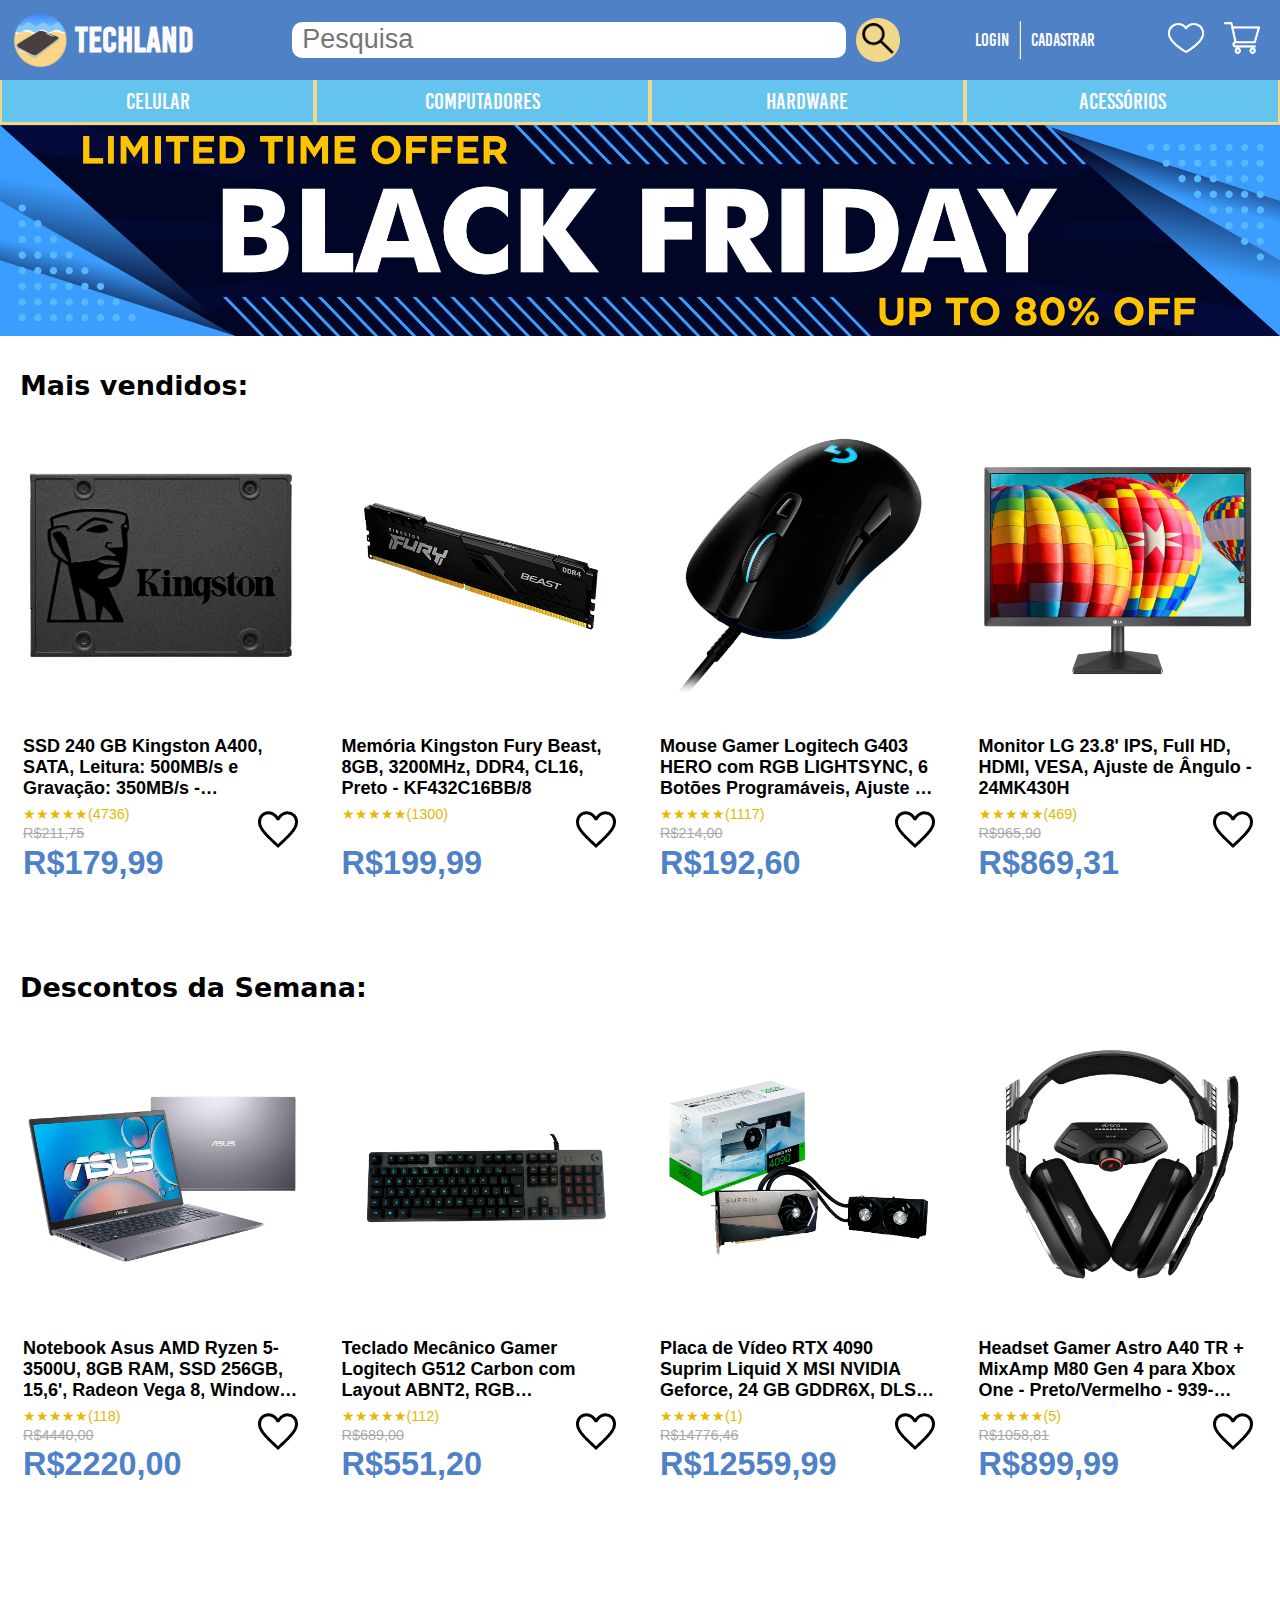
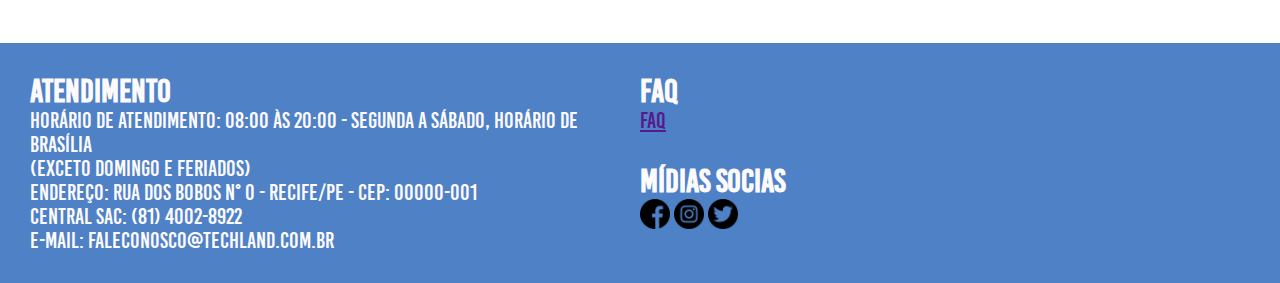
<file: index.html>
<!DOCTYPE html>
<html lang="pt-br">
<head>
    <meta charset="UTF-8">
    <meta http-equiv="X-UA-Compatible" content="IE=edge">
    <meta name="viewport" content="width=device-width, initial-scale=1.0">
    <link rel="stylesheet" href="./styles/style.css">
    <link rel="stylesheet" href="./styles/index.css">
    <link rel="stylesheet" href="./styles/classeProduto.css">
    <link rel="icon" href="./img/logo.png">
    <title>Techland</title>
    <script src="./javascript/index.js" defer></script>
    </script>
</head>
<body>
    <div class="container">
        <header>
            <div id="top">
                <a href="./index.html">
                    <div class="logo">
                        <img src="./img/logo.png" alt="">
                        <h1>Techland</h1>
                    </div>
                </a>
                <form action="./pages/pesquisa.html" id="pesquisa" method="get">
                    <label for="barra-de-pesquisa"><span aria-label="barra-de-pesquisa"></span></label>
                    <input id="barra-de-pesquisa" type="search" name="pesquisa" placeholder="Pesquisa">
                    <button type="submit"><img src="./img/search.png" alt="Lupa de pesuisa"></button>
                </form>
                <ul class="conta">
                    <li><a href="./pages/login.html">Login</a></li>
                    <hr>
                    <li><a href="./pages/cadastro.html">Cadastrar</a></li>
                </ul>
                <a href="./pages/favoritos.html"><img id="favorito" src="./img/coracao-vazio-branco.png" alt="Favoritos"></a>
                <a href="./pages/carrinho.html"><img id="carrinho" src="./img/carrinho.png" alt="Carrinho de compras"></a>
            </div>
            <nav>
                <a href="./pages/pesquisa.html?pesquisa=celular"><button type="button">Celular</button></a>
                <a href="./pages/pesquisa.html?pesquisa=computador"><button type="button">Computadores</button></a>
                <a href="./pages/pesquisa.html?pesquisa=hardware"><button type="button">Hardware</button></a>
                <a href="./pages/pesquisa.html?pesquisa=acessorio"><button type="button">Acessórios</button></a>
            </nav>
        </header>
        <main>
            <div class="banner">
                <img src="./img/banner.jpg" alt="Banner de black friday de até 80% de desconto">
            </div>
            <h2>Mais vendidos: </h2>
            <div class="mais-vendidos">
            </div>
            <h2>Descontos da Semana: </h2>
            <div class="descontos-da-semana">
            </div>
        </main>
        <footer>
            <div class="atendimento">
                <h2>Atendimento</h2>
                <p>
                    Horário de atendimento: 08:00 às 20:00 - Segunda a Sábado, 
                    horário de Brasília  <br>
                    (Exceto domingo e feriados) <br>
                    Endereço: Rua dos bobos N° 0 - Recife/PE - CEP: 00000-001 <br>
                    Central SAC:  (81) 4002-8922 <br>
                    E-mail: faleconosco@techland.com.br
                </p>
            </div>
            <div class="faq">
                <h2>FAQ</h2>
                <p><a href="">FAQ</a></p>
            </div>
            <div class="midias-sociais">
                <h2>Mídias socias</h2>
                <div>
                    <img src="./img/facebook.png" alt="Ícone do facebook">
                    <img src="./img/instagram.png" alt="Ícone do instagram">
                    <img src="./img/twitter.png" alt="Ícone do twitter">
                </div>
            </div>
        </footer>
    </div>
</body>
</html>
</file>
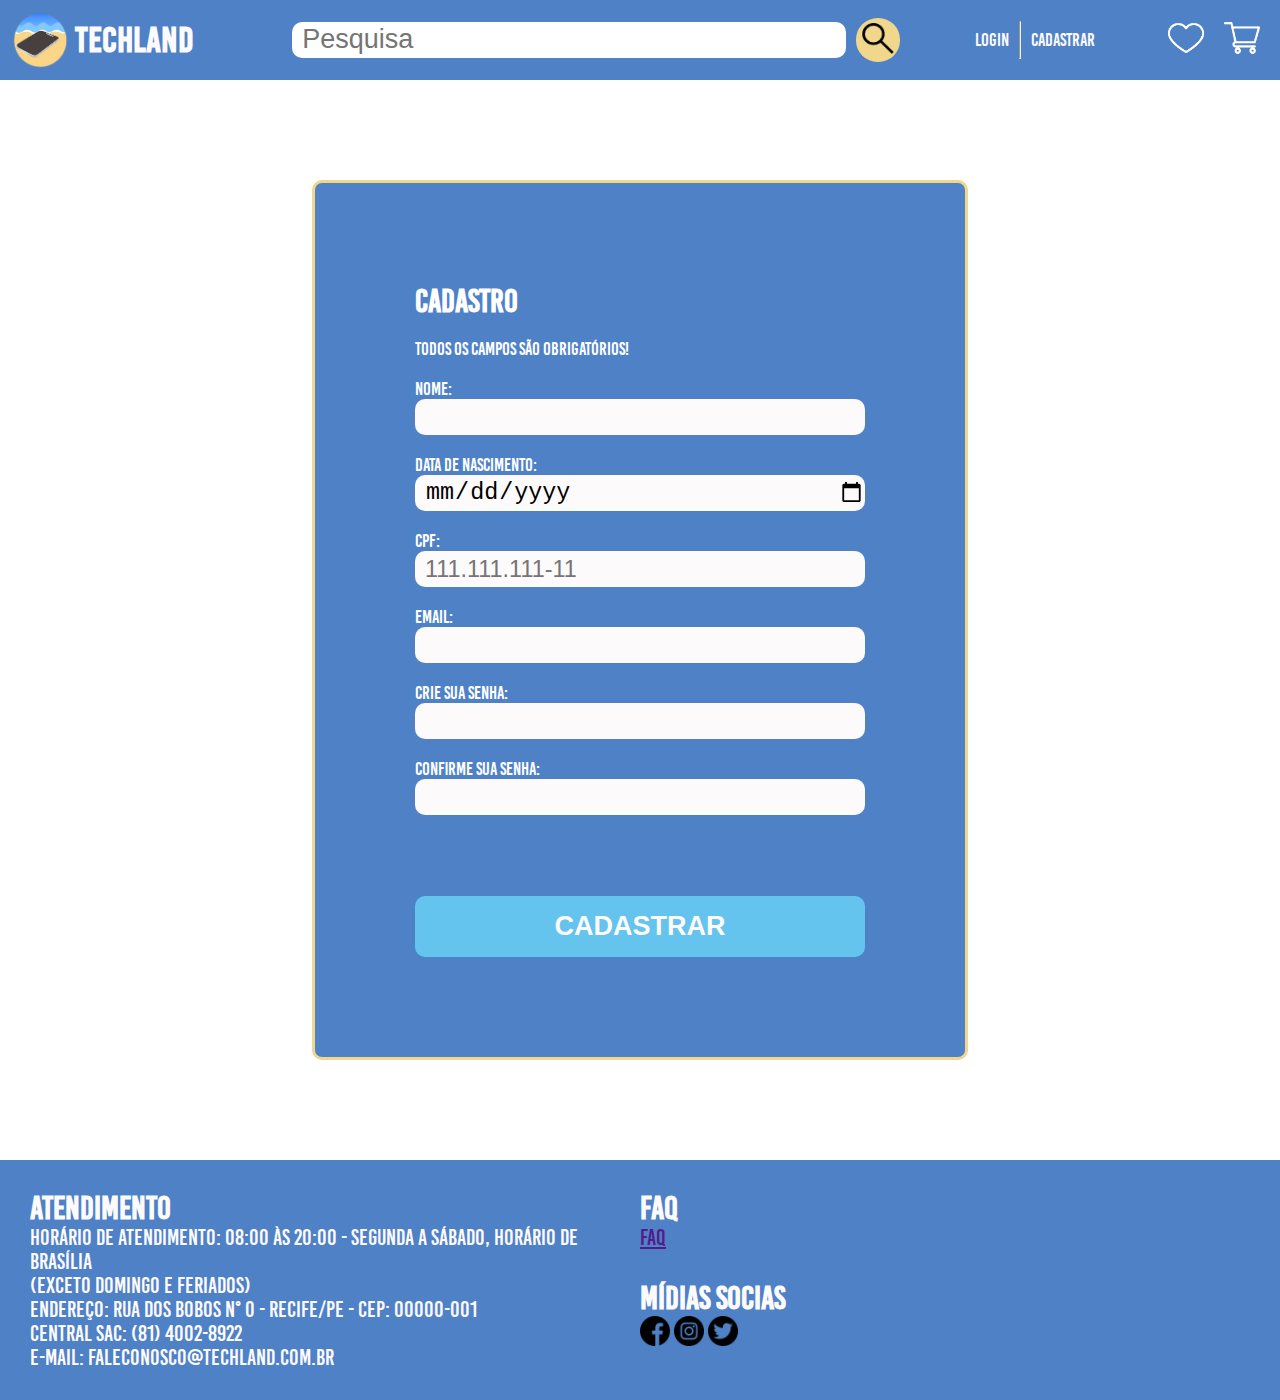
<file: pages/cadastro.html>
<!-- jainne fazendo -->
<!DOCTYPE html>
<html lang="pt-br">
<head>
    <meta charset="UTF-8">
    <meta http-equiv="X-UA-Compatible" content="IE=edge">
    <meta name="viewport" content="width=device-width, initial-scale=1.0">
    <link rel="stylesheet" href="../styles/style.css">
    <link rel="stylesheet" href="../styles/login-cadastro.css">
    <link rel="icon" href="../img/logo.png">
    <title>Techland</title>
    <script src="../javascript/cadastro.js" defer></script>
</head>
<body>
    <div class="container">
        <header>
            <div id="top">
                <a href="../index.html">
                    <div class="logo">
                        <img src="../img/logo.png" alt="">
                        <h1>Techland</h1>
                    </div>
                </a>
                <form action="../pages/pesquisa.html" id="pesquisa" method="get">
                    <label for="barra-de-pesquisa"><span aria-label="barra-de-pesquisa"></span></label>
                    <input id="barra-de-pesquisa" type="search" name="pesquisa" placeholder="Pesquisa">
                    <button type="submit"><img src="../img/search.png" alt="Lupa de pesuisa"></button>
                </form>
                <ul class="conta">
                    <li><a href="../pages/login.html">Login</a></li>
                    <hr>
                    <li><a href="../pages/cadastro.html">Cadastrar</a></li>
                </ul>
                <a href="../pages/favoritos.html"><img id="favorito" src="../img/coracao-vazio-branco.png" alt="Favoritos"></a>
                <a href="../pages/carrinho.html"><img id="carrinho" src="../img/carrinho.png" alt="Carrinho de compras"></a>
            </div>
        </header>
         
         
         <form actio="#" class="caixa" method="post">
            <h2> CADASTRO </h2>
            <p>Todos os campos são obrigatórios!</p>
            <label for="nome">Nome: </label>
            <input type="text" class="informacao" id="nome" name="nome" required>
            <label for="nascimento">Data de nascimento:</label>
            <input type="date" class="informacao" id="nascimento" name="data-de-nascimento" required>
            <label for="cpf">CPF:</label>
            <input type="text" class="informacao" id="cpf" name="cpf" placeholder="111.111.111-11"  pattern="[0-9]{3}\.[0-9]{3}\.[0-9]{3}-[0-9]{2}" title="Preencha neste formato: 111.111.111-11" required>
            <label for="email">Email:</label>
            <input type="email" class="informacao" id="email" name="email" required>
            <label for="senha">Crie sua senha:</label>
            <input type="password" class="senha" id="senha" name="senha" required>
            <label for="confirmar-senha">Confirme sua senha:</label>
            <input type="password" class="senha" id="confirmar-senha" name="confimar-senha" required>
            <p></p>
            <br>
            <button class="botao" type="submit"> CADASTRAR  </button> 
         </form>
            <footer>
                <div class="atendimento">
                    <h2>Atendimento</h2>
                    <p>
                        Horário de atendimento: 08:00 às 20:00 - Segunda a Sábado, 
                        horário de Brasília  <br>
                        (Exceto domingo e feriados) <br>
                        Endereço: Rua dos bobos N° 0 - Recife/PE - CEP: 00000-001 <br>
                        Central SAC:  (81) 4002-8922 <br>
                        E-mail: faleconosco@techland.com.br
                    </p>
                </div>
                <div class="faq">
                    <h2>FAQ</h2>
                    <p><a href="">FAQ</a></p>
                </div>
                <div class="midias-sociais">
                    <h2>Mídias socias</h2>
                    <div>
                        <img src="../img/facebook.png" alt="Ícone do facebook">
                        <img src="../img/instagram.png" alt="Ícone do instagram">
                        <img src="../img/twitter.png" alt="Ícone do twitter">
                    </div>
                </div>
            </footer>
        </div>
    </body>
    </html>
</file>
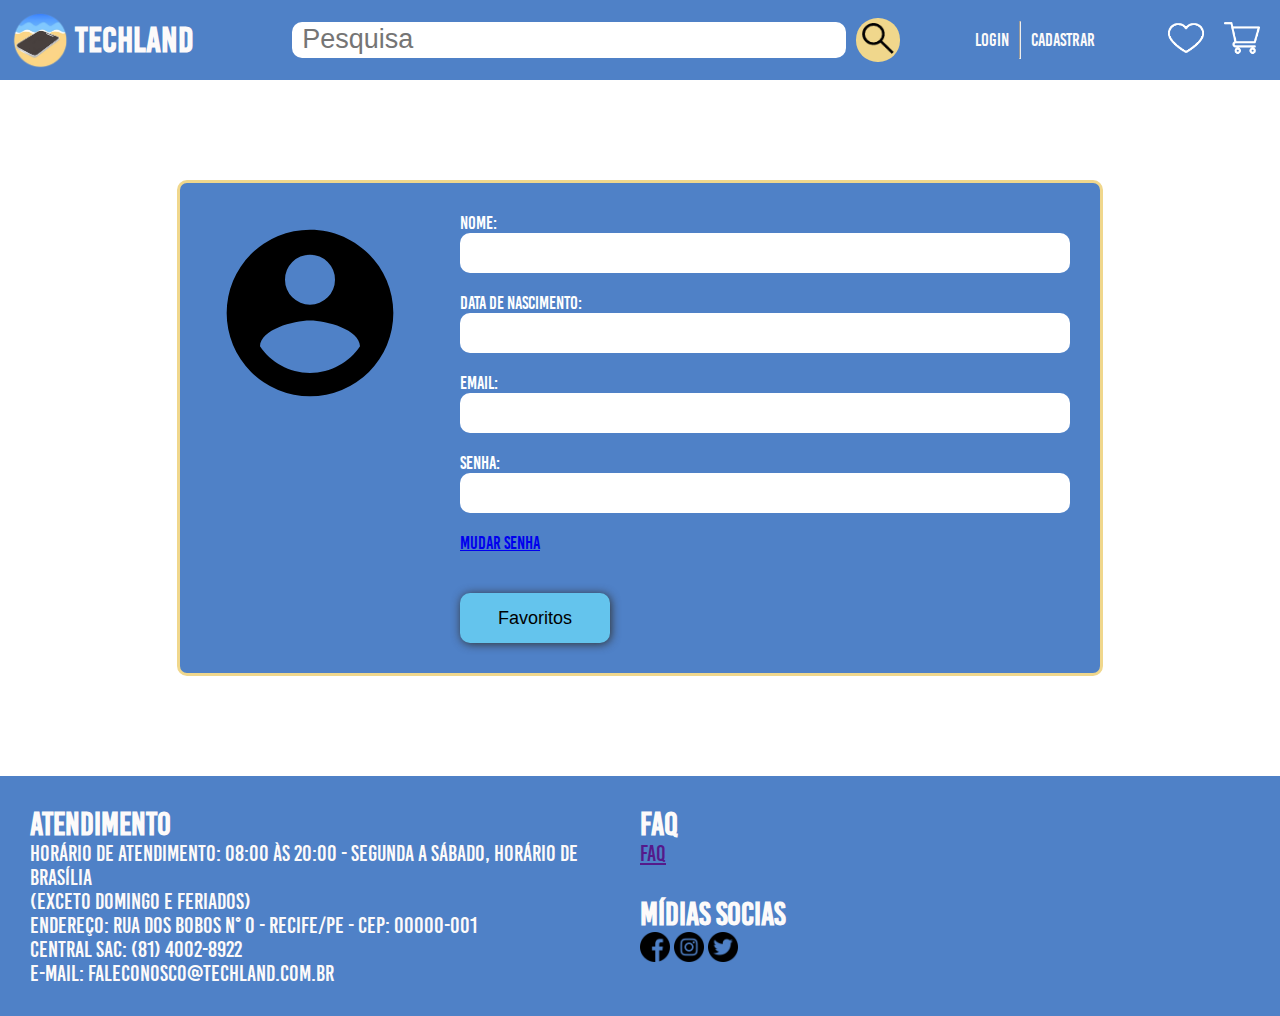
<file: pages/conta.html>
<!DOCTYPE html>
<html lang="pt-br">
<head>
    <meta charset="UTF-8">
    <meta http-equiv="X-UA-Compatible" content="IE=edge">
    <meta name="viewport" content="width=device-width, initial-scale=1.0">
    <link rel="stylesheet" href="../styles/style.css">
    <link rel="stylesheet" href="../styles/conta.css">
    <link rel="icon" href="../img/logo.png">
    <title>Techland</title>
</head>
<body>
    <div class="container">
        <header>
            <div id="top">
                <a href="../index.html">
                    <div class="logo">
                        <img src="../img/logo.png" alt="">
                        <h1>Techland</h1>
                    </div>
                </a>
                <form action="../pages/pesquisa.html" id="pesquisa" method="get">
                    <label for="barra-de-pesquisa"><span aria-label="barra-de-pesquisa"></span></label>
                    <input id="barra-de-pesquisa" type="search" name="pesquisa" placeholder="Pesquisa">
                    <button type="submit"><img src="../img/search.png" alt="Lupa de pesuisa"></button>
                </form>
                <ul class="conta">
                    <li><a href="../pages/login.html">Login</a></li>
                    <hr>
                    <li><a href="../pages/cadastro.html">Cadastrar</a></li>
                </ul>
                <a href="../pages/favoritos.html"><img id="favorito" src="../img/coracao-vazio-branco.png" alt="Favoritos"></a>
                <a href="../pages/carrinho.html"><img id="carrinho" src="../img/carrinho.png" alt="Carrinho de compras"></a>
            </div>
        </header>
        <main>
            <div id="conta">
                <div id="profile-img"><img src="../img/profile.svg" alt="Foto de perfil do usuário"></div>
                <div id="informacao">
                    <form action="">
                        <label for="Nome">Nome: <br><input type="text" name="nome" id="nome"></label>
                        <label for="Data de Nascimento">Data de Nascimento: <br><input type="text" name="data_nasc" id="data_nasc"></label>
                        <label for="Email">Email: <br><input type="email" name="email" id="email"></label>
                        <label for="Senha">Senha: <br><input type="password" name="senha" id="senha"></label>
                    </form>
                    <div><a href="./alterar_senha.html">Mudar Senha</a></div>
                    <div id="favorito"><a href="./favoritos.html"><button>Favoritos</button></a></div>
                </div>
            </div>
        </main>

        <footer>
            <div class="atendimento">
                <h2>Atendimento</h2>
                <p>
                    Horário de atendimento: 08:00 às 20:00 - Segunda a Sábado, 
                    horário de Brasília  <br>
                    (Exceto domingo e feriados) <br>
                    Endereço: Rua dos bobos N° 0 - Recife/PE - CEP: 00000-001 <br>
                    Central SAC:  (81) 4002-8922 <br>
                    E-mail: faleconosco@techland.com.br
                </p>
            </div>
            <div class="faq">
                <h2>FAQ</h2>
                <p><a href="">FAQ</a></p>
            </div>
            <div class="midias-sociais">
                <h2>Mídias socias</h2>
                <div>
                    <img src="../img/facebook.png" alt="Ícone do facebook">
                    <img src="../img/instagram.png" alt="Ícone do instagram">
                    <img src="../img/twitter.png" alt="Ícone do twitter">
                </div>
            </div>
        </footer>
    </div>
</body>
</html>
</file>
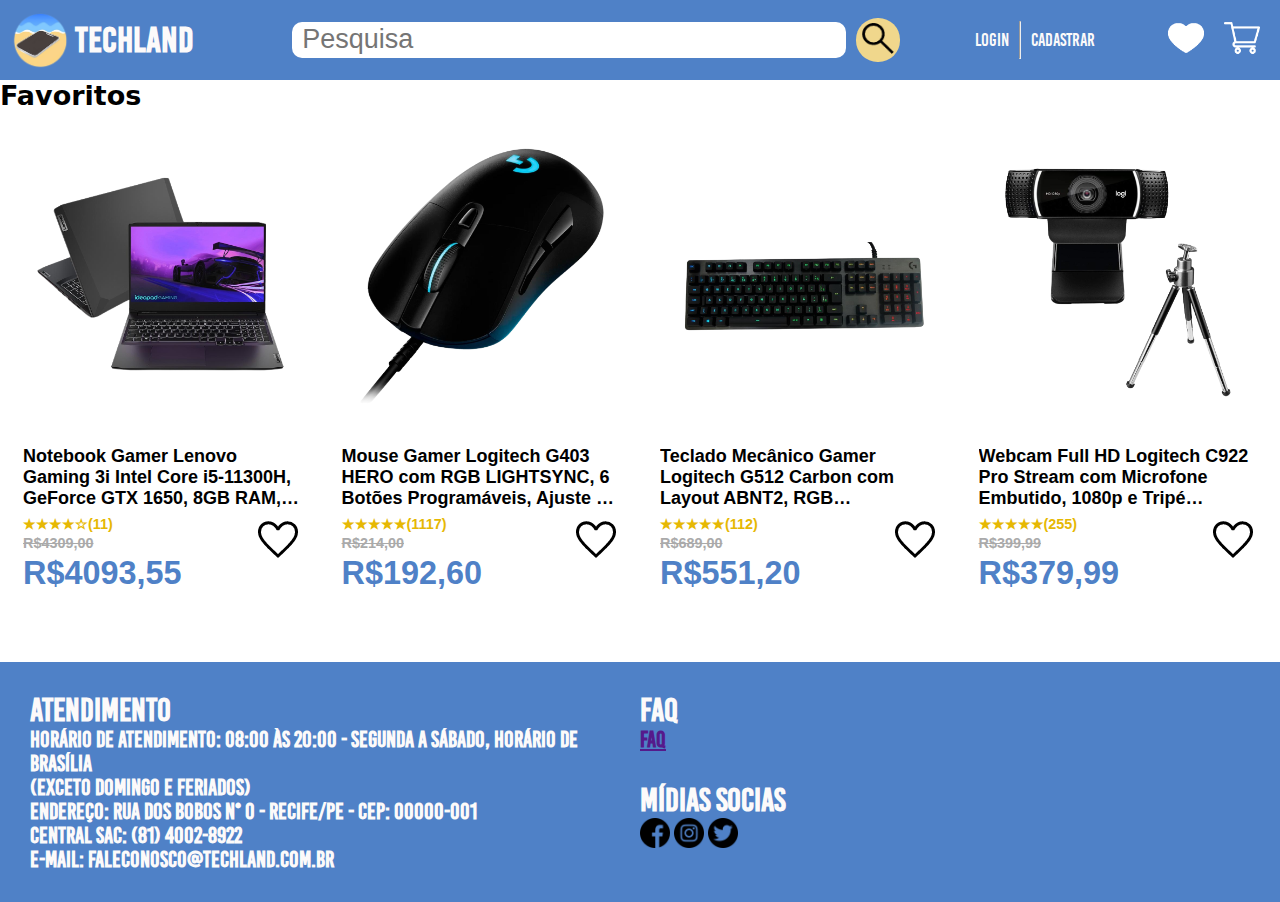
<file: pages/favoritos.html>
<!DOCTYPE html>
<html lang="pt-br">
<head>
    <meta charset="UTF-8">
    <meta http-equiv="X-UA-Compatible" content="IE=edge">
    <meta name="viewport" content="width=device-width, initial-scale=1.0">
    <link rel="stylesheet" href="../styles/style.css">
    <link rel="stylesheet" href="../styles/index.css">
    <link rel="stylesheet" href="../styles/classeProduto.css">
    <link rel="icon" href="../img/logo.png">
    <title>Techland</title>
    <script src="../javascript/favoritos.js" defer></script>
</head>
<body>
    <header>
        <div id="top">
            <a href="../index.html">
                <div class="logo">
                    <img src="../img/logo.png" alt="logo">
                    <h1>Techland</h1>
                </div>
            </a>
            <form action="../pages/pesquisa.html" id="pesquisa" method="get">
                <label for="barra-de-pesquisa"><span aria-label="barra-de-pesquisa"></span></label>
                <input id="barra-de-pesquisa" type="search" name="pesquisa" placeholder="Pesquisa">
                <button type="submit"><img src="../img/search.png" alt="Lupa de pesuisa"></button>
            </form>
            <ul class="conta">
                <li><a href="../pages/login.html">Login</a></li>
                <hr>
                <li><a href="../pages/cadastro.html">Cadastrar</a></li>
            </ul>
            <a href="../pages/favoritos.html"><img id="favorito" src="../img/coracao-cheio-branco.png" alt="Favoritos"></a>
            <a href="../pages/carrinho.html"><img id="carrinho" src="../img/carrinho.png" alt="Carrinho de compras"></a>
        </div>
    </header>

    <h2>Favoritos<h2>
        <div class="produtos">
        </div>

        <footer>
            <div class="atendimento">
                <h2>Atendimento</h2>
                <p>
                    Horário de atendimento: 08:00 às 20:00 - Segunda a Sábado, 
                    horário de Brasília  <br>
                    (Exceto domingo e feriados) <br>
                    Endereço: Rua dos bobos N° 0 - Recife/PE - CEP: 00000-001 <br>
                    Central SAC:  (81) 4002-8922 <br>
                    E-mail: faleconosco@techland.com.br
                </p>
            </div>
            <div class="faq">
                <h2>FAQ</h2>
                <p><a href="">FAQ</a></p>
            </div>
            <div class="midias-sociais">
                <h2>Mídias socias</h2>
                <div>
                    <img src="../img/facebook.png" alt="Ícone do facebook">
                    <img src="../img/instagram.png" alt="Ícone do instagram">
                    <img src="../img/twitter.png" alt="Ícone do twitter">
                </div>
            </div>
        </footer>
    </div>
</body>
</html>
</file>
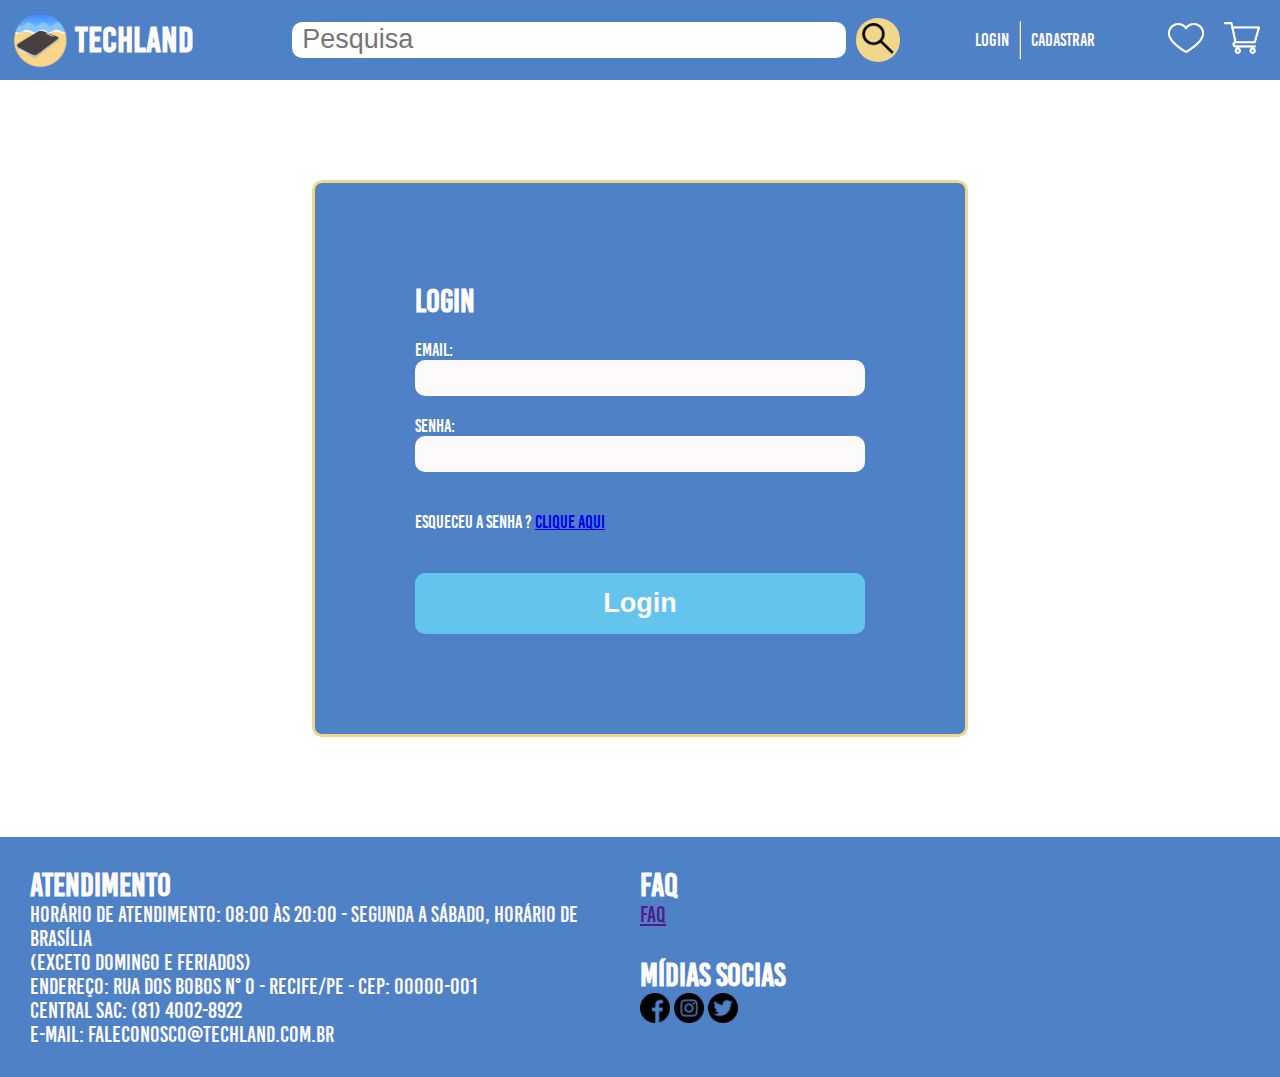
<file: pages/login.html>
<!-- jainne fazendo -->
<!DOCTYPE html>
<html lang="pt-br">
<head>
    <meta charset="UTF-8">
    <meta http-equiv="X-UA-Compatible" content="IE=edge">
    <meta name="viewport" content="width=device-width, initial-scale=1.0">
    <link rel="stylesheet" href="../styles/style.css">
    <link rel="stylesheet" href="../styles/login-cadastro.css">
    <link rel="icon" href="../img/logo.png">
    <title>Techland</title>
   
</head>
<body>
    <div class="container">
        <header>
            <div id="top">
                <a href="../index.html">
                    <div class="logo">
                        <img src="../img/logo.png" alt="">
                        <h1>Techland</h1>
                    </div>
                </a>
                <form action="../pages/pesquisa.html" id="pesquisa" method="get">
                    <label for="barra-de-pesquisa"><span aria-label="barra-de-pesquisa"></span></label>
                    <input id="barra-de-pesquisa" type="search" name="pesquisa" placeholder="Pesquisa">
                    <button type="submit"><img src="../img/search.png" alt="Lupa de pesuisa"></button>
                </form>
                <ul class="conta">
                    <li><a href="../pages/login.html">Login</a></li>
                    <hr>
                    <li><a href="../pages/cadastro.html">Cadastrar</a></li>
                </ul>
                <a href="../pages/favoritos.html"><img id="favorito" src="../img/coracao-vazio-branco.png" alt="Favoritos"></a>
                <a href="../pages/carrinho.html"><img id="carrinho" src="../img/carrinho.png" alt="Carrinho de compras"></a>
            </div>
        </header>
 
          
         
         <form class="caixa">
            <h2>LOGIN</h2>
            <br>
            <label for="email">Email:</label>
            <input id="email" type="email" name="email" required/>
            <label for="senha">Senha:</label>
            <input id="senha" type="password" name="password" required/>
            <p> ESQUECEU A SENHA ? <a href="novasenha.html" > CLIQUE AQUI </a></p>
            <br>
            <button class="botao" type="submit">Login</button>
        
         </form>



            <footer>
                <div class="atendimento">
                    <h2>Atendimento</h2>
                    <p>
                        Horário de atendimento: 08:00 às 20:00 - Segunda a Sábado, 
                        horário de Brasília  <br>
                        (Exceto domingo e feriados) <br>
                        Endereço: Rua dos bobos N° 0 - Recife/PE - CEP: 00000-001 <br>
                        Central SAC:  (81) 4002-8922 <br>
                        E-mail: faleconosco@techland.com.br
                    </p>
                </div>
                <div class="faq">
                    <h2>FAQ</h2>
                    <p><a href="">FAQ</a></p>
                </div>
                <div class="midias-sociais">
                    <h2>Mídias socias</h2>
                    <div>
                        <img src="../img/facebook.png" alt="Ícone do facebook">
                        <img src="../img/instagram.png" alt="Ícone do instagram">
                        <img src="../img/twitter.png" alt="Ícone do twitter">
                    </div>
                </div>
            </footer>
        </div>
    </body>
    </html>
</file>
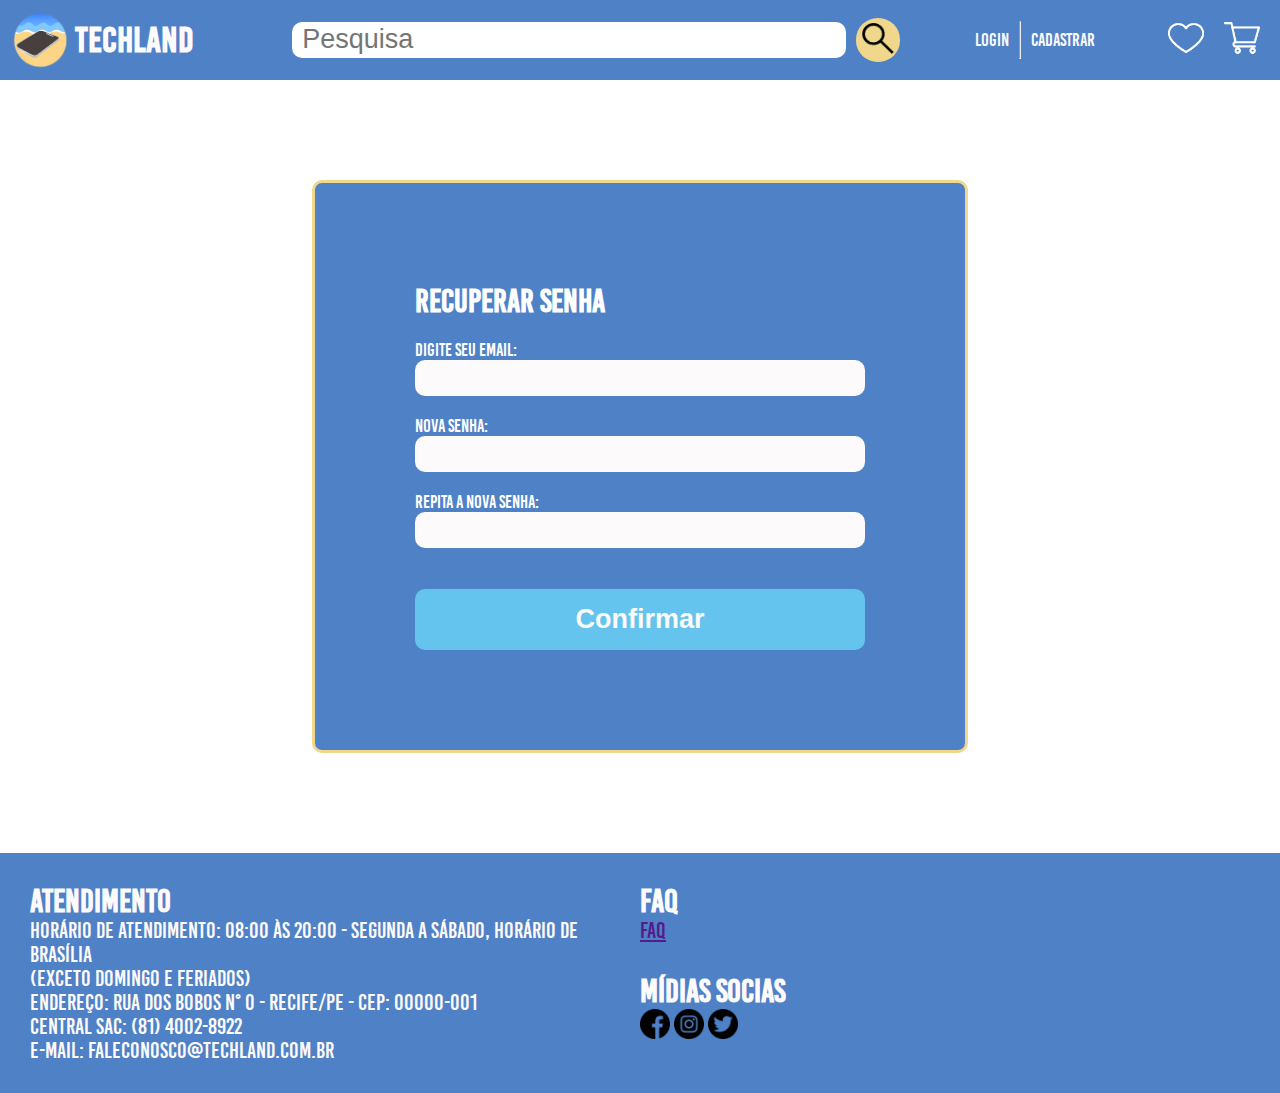
<file: pages/novasenha.html>
<!DOCTYPE html>
<html lang="pt-br">
<head>
    <meta charset="UTF-8">
    <meta http-equiv="X-UA-Compatible" content="IE=edge">
    <meta name="viewport" content="width=device-width, initial-scale=1.0">
    <link rel="stylesheet" href="../styles/style.css">
    <link rel="stylesheet" href="../styles/login-cadastro.css">
    <link rel="icon" href="../img/logo.png">
    <title>Techland</title>
   
</head>
<body>
    <div class="container">
        <header>
            <div id="top">
                <a href="../index.html">
                    <div class="logo">
                        <img src="../img/logo.png" alt="">
                        <h1>Techland</h1>
                    </div>
                </a>
                <form action="../pages/pesquisa.html" id="pesquisa" method="get">
                    <label for="barra-de-pesquisa"><span aria-label="barra-de-pesquisa"></span></label>
                    <input id="barra-de-pesquisa" type="search" name="pesquisa" placeholder="Pesquisa">
                    <button type="submit"><img src="../img/search.png" alt="Lupa de pesuisa"></button>
                </form>
                <ul class="conta">
                    <li><a href="../pages/login.html">Login</a></li>
                    <hr>
                    <li><a href="../pages/cadastro.html">Cadastrar</a></li>
                </ul>
                <a href="../pages/favoritos.html"><img id="favorito" src="../img/coracao-vazio-branco.png" alt="Favoritos"></a>
                <a href="../pages/carrinho.html"><img id="carrinho" src="../img/carrinho.png" alt="Carrinho de compras"></a>
            </div>
        </header>
 
          
         
         <form class="caixa">
            <h2>RECUPERAR SENHA</h2>
            <br>
            <label for="email">Digite seu Email:</label>
            <input id="email" type="email" name="email" required/>
            <label for="nova senha">Nova senha:</label>
            <input id="nova senha" type="password" name=" new password" required/>
            <label for="nova senha">Repita a nova senha:</label>
            <input id="nova senha" type="password" name=" new password" required/>
            <br>
            <button class="botao" type="submit">Confirmar</button>
        
         </form>

            <footer>
                <div class="atendimento">
                    <h2>Atendimento</h2>
                    <p>
                        Horário de atendimento: 08:00 às 20:00 - Segunda a Sábado, 
                        horário de Brasília  <br>
                        (Exceto domingo e feriados) <br>
                        Endereço: Rua dos bobos N° 0 - Recife/PE - CEP: 00000-001 <br>
                        Central SAC:  (81) 4002-8922 <br>
                        E-mail: faleconosco@techland.com.br
                    </p>
                </div>
                <div class="faq">
                    <h2>FAQ</h2>
                    <p><a href="">FAQ</a></p>
                </div>
                <div class="midias-sociais">
                    <h2>Mídias socias</h2>
                    <div>
                        <img src="../img/facebook.png" alt="Ícone do facebook">
                        <img src="../img/instagram.png" alt="Ícone do instagram">
                        <img src="../img/twitter.png" alt="Ícone do twitter">
                    </div>
                </div>
            </footer>
        </div>
    </body>
    </html>
</file>
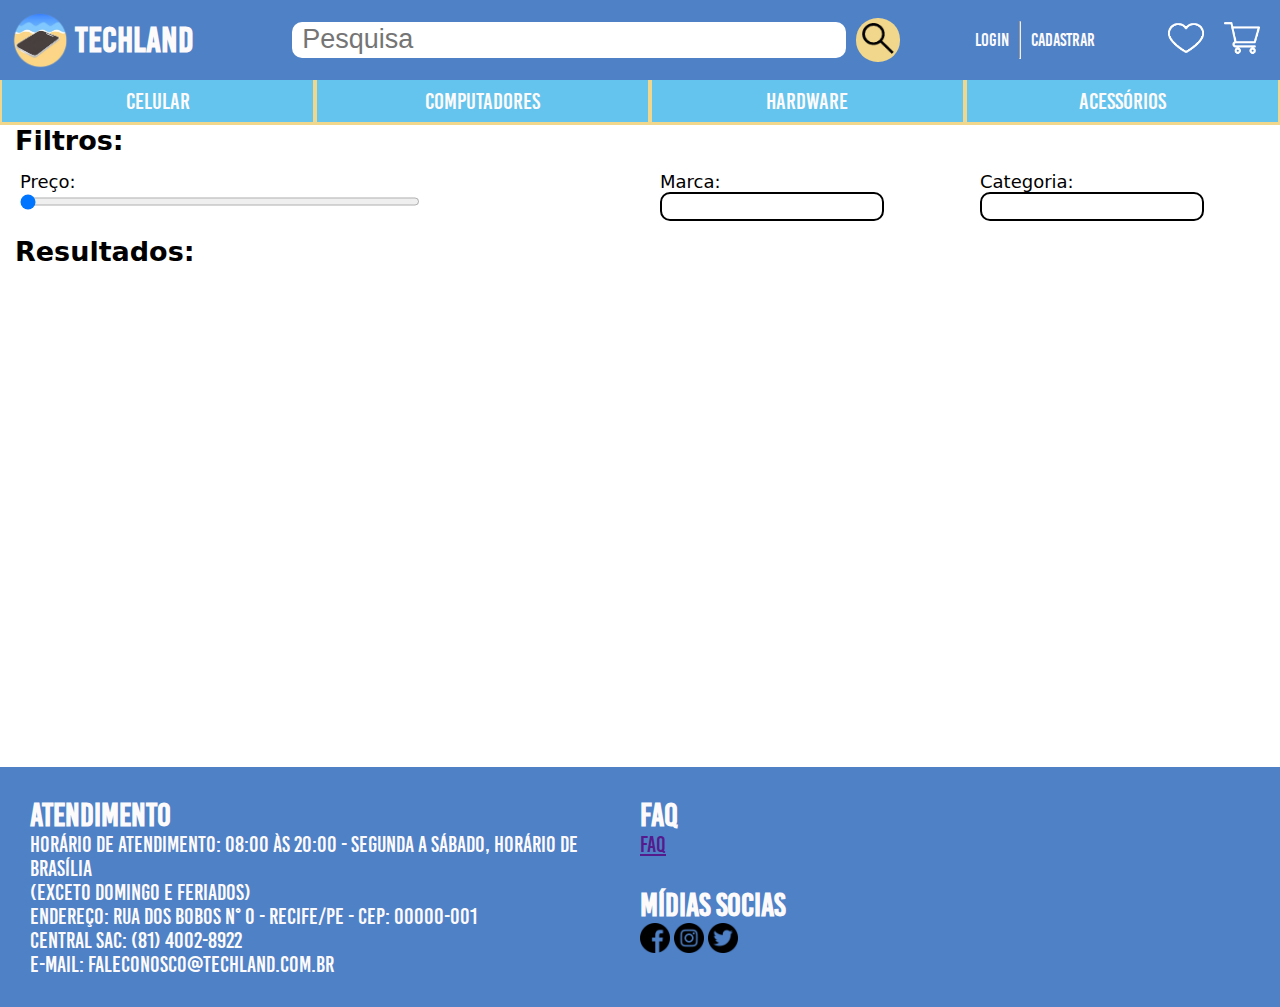
<file: pages/pesquisa.html>
<!DOCTYPE html>
<html lang="pt-br">
<head>
    <meta charset="UTF-8">
    <meta http-equiv="X-UA-Compatible" content="IE=edge">
    <meta name="viewport" content="width=device-width, initial-scale=1.0">
    <link rel="icon" href="../img/logo.png">
    <link rel="stylesheet" href="../styles/style.css">
    <link rel="stylesheet" href="../styles/classeProduto.css">
    <link rel="stylesheet" href="../styles/pesquisa.css">
    <title>Techland</title>
    <script src="../javascript/pesquisa.js" defer></script>
</head>
<body>
    <header>
        <div id="top">
            <a href="../index.html">
                <div class="logo">
                    <img src="../img/logo.png" alt="">
                    <h1>Techland</h1>
                </div>
            </a>
            <form action="../pages/pesquisa.html" id="pesquisa" method="get">
                <label for="barra-de-pesquisa"><span aria-label="barra-de-pesquisa"></span></label>
                <input id="barra-de-pesquisa" type="search" name="pesquisa" placeholder="Pesquisa">
                <button type="submit"><img src="../img/search.png" alt="Lupa de pesuisa"></button>
            </form>
            <ul class="conta">
                <li><a href="../pages/login.html">Login</a></li>
                <hr>
                <li><a href="../pages/cadastro.html">Cadastrar</a></li>
            </ul>
            <a href="../pages/favoritos.html"><img id="favorito" src="../img/coracao-vazio-branco.png" alt="Favoritos"></a>
            <a href="../pages/carrinho.html"><img id="carrinho" src="../img/carrinho.png" alt="Carrinho de compras"></a>
        </div>
        <nav>
            <a href="../pages/pesquisa.html?pesquisa=celular"><button type="button">Celular</button></a>
            <a href="../pages/pesquisa.html?pesquisa=computador"><button type="button">Computadores</button></a>
            <a href="../pages/pesquisa.html?pesquisa=hardware"><button type="button">Hardware</button></a>
            <a href="../pages/pesquisa.html?pesquisa=acessorio"><button type="button">Acessórios</button></a>
        </nav>
    </header>
    <main>
        <h2>Filtros:</h2>
        <div class="filtros">
            <div class="range">
                <label for="preco">Preço: </label>
                <input type="range" id="preco" min="0" max="60000" value="0" name="preco" form="pesquisa">
                <span class="valor"></span>
            </div>
            <div class="marca">
                <label for="marca">Marca: </label>
                <input type="text" id="marca" name="marca" form="pesquisa">
            </div>
            <div class="categoria">
                <label for="categoria">Categoria: </label>
                <input type="text" id="categoria" name="categoria" list="lista-de-categorias" form="pesquisa">
                <datalist id="lista-de-categorias">
                    <option value="Celular">Celular</option>
                    <option value="Computador">Computador</option>
                    <option value="Hardware">Hardware</option>
                    <option value="Acessorio">Acessorio</option>
                    <option value="Notebook">Notebook</option>
                </datalist>
            </div>
        </div>
        <h2>Resultados:</h2>
        <div class="resultados"></div>
    </main>
    <footer>
        <div class="atendimento">
            <h2>Atendimento</h2>
            <p>
                Horário de atendimento: 08:00 às 20:00 - Segunda a Sábado, 
                horário de Brasília  <br>
                (Exceto domingo e feriados) <br>
                Endereço: Rua dos bobos N° 0 - Recife/PE - CEP: 00000-001 <br>
                Central SAC:  (81) 4002-8922 <br>
                E-mail: faleconosco@techland.com.br
            </p>
        </div>
        <div class="faq">
            <h2>FAQ</h2>
            <p><a href="">FAQ</a></p>
        </div>
        <div class="midias-sociais">
            <h2>Mídias socias</h2>
            <div>
                <img src="../img/facebook.png" alt="Ícone do facebook">
                <img src="../img/instagram.png" alt="Ícone do instagram">
                <img src="../img/twitter.png" alt="Ícone do twitter">
            </div>
        </div>
    </footer>
</body>
</html>
</file>
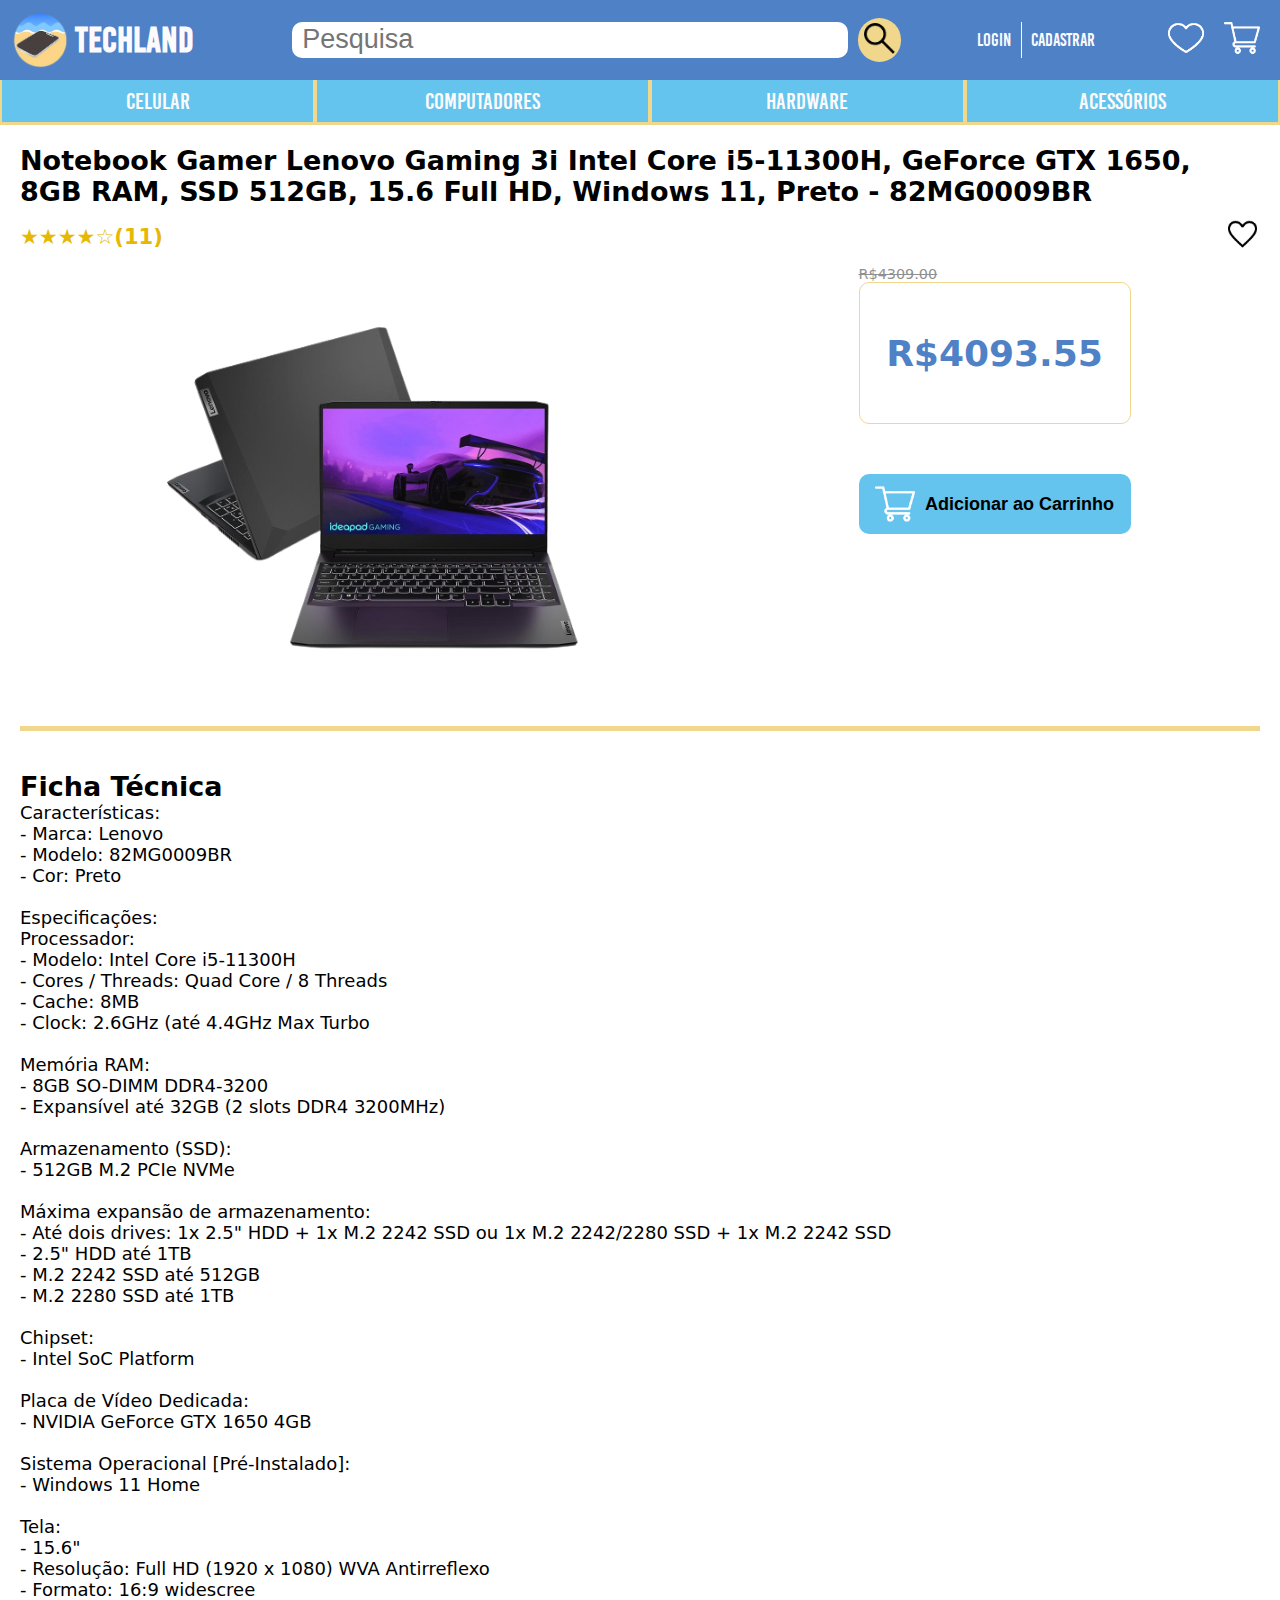
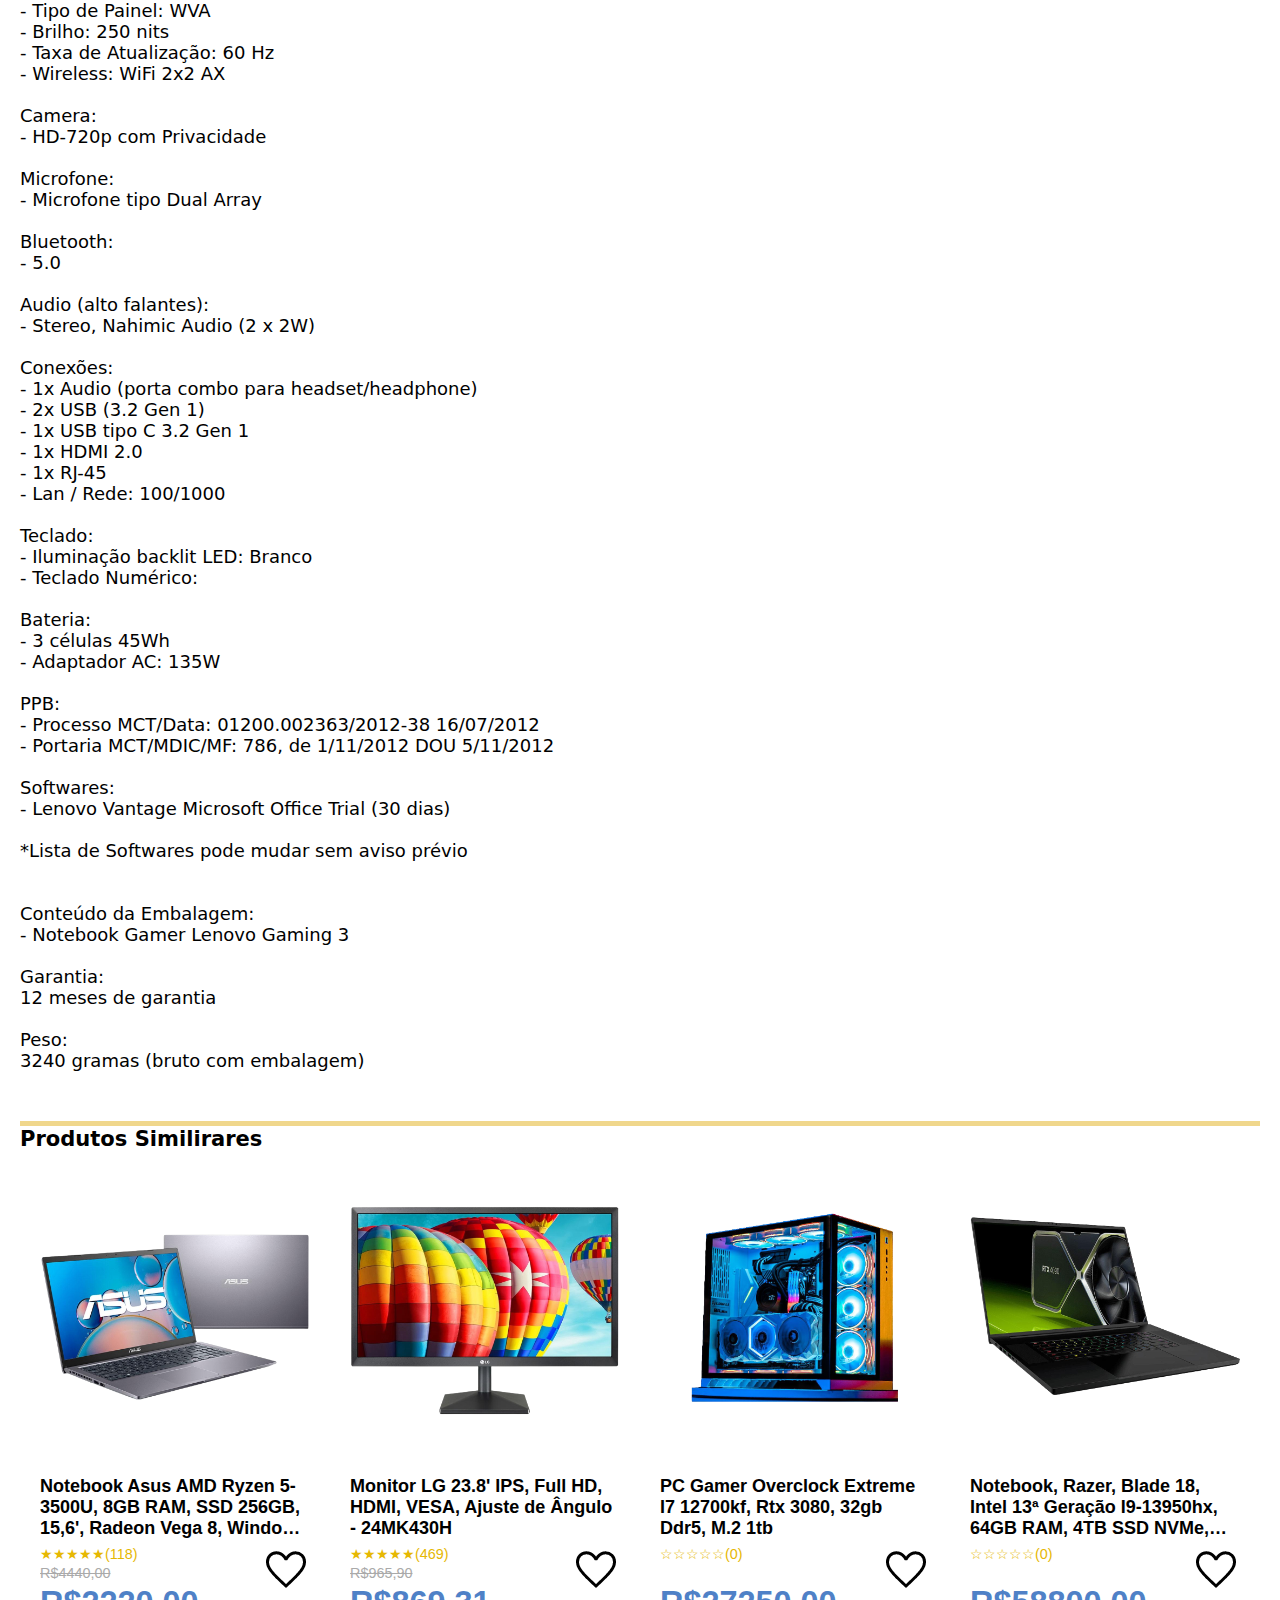
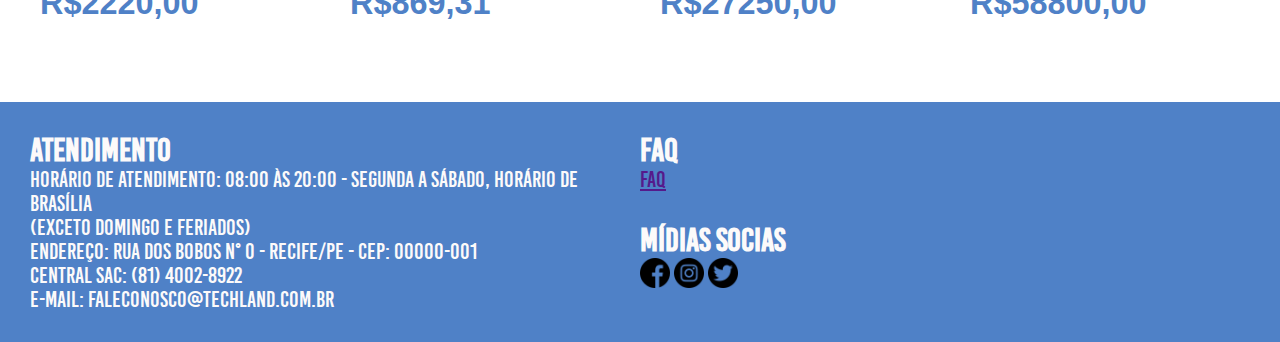
<file: pages/produto.html>
<!DOCTYPE html>
<html lang="pt-br">
<head>
    <meta charset="UTF-8">
    <meta http-equiv="X-UA-Compatible" content="IE=edge">
    <meta name="viewport" content="width=device-width, initial-scale=1.0">
    <link rel="stylesheet" href="../styles/style.css">
    <link rel="stylesheet" href="../styles/produto.css">
    <link rel="stylesheet" href="../styles/classeProduto.css">
    <link rel="shortcut icon" href="../img/logo.png" type="image/x-icon">
    <title>Techland</title>
    <script src="../javascript/produto.js" defer></script>
</head>
<body>
    <header>
        <div id="top">
            <a href="../index.html">
                <div class="logo">
                    <img src="../img/logo.png" alt="">
                    <h1>Techland</h1>
                </div>
            </a>
            <form action="../pages/pesquisa.html" id="pesquisa" method="get">
                <label for="barra-de-pesquisa"><span aria-label="barra-de-pesquisa"></span></label>
                <input id="barra-de-pesquisa" type="search" name="pesquisa" placeholder="Pesquisa">
                <button type="submit"><img src="../img/search.png" alt="Lupa de pesuisa"></button>
            </form>
            <ul class="conta">
                <li><a href="../pages/login.html">Login</a></li>
                <hr>
                <li><a href="../pages/cadastro.html">Cadastrar</a></li>
            </ul>
            <a href="../pages/favoritos.html"><img id="favorito" src="../img/coracao-vazio-branco.png" alt="Favoritos"></a>
            <a href="../pages/carrinho.html"><img id="carrinho" src="../img/carrinho.png" alt="Carrinho de compras"></a>
        </div>
        <nav>
            <a href="../pages/pesquisa.html?pesquisa=celular"><button type="button">Celular</button></a>
            <a href="../pages/pesquisa.html?pesquisa=computador"><button type="button">Computadores</button></a>
            <a href="../pages/pesquisa.html?pesquisa=hardware"><button type="button">Hardware</button></a>
            <a href="../pages/pesquisa.html?pesquisa=acessorio"><button type="button">Acessórios</button></a>
        </nav>
    </header>
    <section>
        <article>
            <!--Não mexe João-->
            <div id="comeco">
                <div id="nome"><h2></h2></div>
                <div id="barra-1">
                <div id="avaliacao"><h3></h3></div>
                <div id="favorito"><button><img src="../img/nao-favorito.png" alt=""></button></div>
                </div>
            </div>
            <div id="meio">
                <div id="img"><img></div>
                <div id="compras">
                <div id="preco-antigo"><p></p></div>
                <div id="preco"><p></p></div>
                <div id="addcarrinho"><button><img src="../img/carrinho.png" alt="">Adicionar ao Carrinho</button>
                </div>
                </div>
            </div>
            <div id="fim">
                <h2>Ficha Técnica</h2>
                <p></p>
            </div>
            <div id="similirares">
                <h3>Produtos Similirares</h3>
                <div id="produtos">
                </div>
            </div>
        </article>
    </section>
    <footer>
        <div class="atendimento">
            <h2>Atendimento</h2>
            <p>
                Horário de atendimento: 08:00 às 20:00 - Segunda a Sábado, 
                horário de Brasília  <br>
                (Exceto domingo e feriados) <br>
                Endereço: Rua dos bobos N° 0 - Recife/PE - CEP: 00000-001 <br>
                Central SAC:  (81) 4002-8922 <br>
                E-mail: faleconosco@techland.com.br
            </p>
        </div>
        <div class="faq">
            <h2>FAQ</h2>
            <p><a href="">FAQ</a></p>
        </div>
        <div class="midias-sociais">
            <h2>Mídias socias</h2>
            <div>
                <img src="../img/facebook.png" alt="Ícone do facebook">
                <img src="../img/instagram.png" alt="Ícone do instagram">
                <img src="../img/twitter.png" alt="Ícone do twitter">
            </div>
        </div>
    </footer>
</body>
</html>
</file>
<file: styles/style.css>
* {
    margin: 0;
    padding: 0;
}

@font-face {
    font-family: "bebas kai";
    src: url("../fonts/bebaskai-webfont.woff2") format("woff2"),
        url("../fonts/bebaskai-webfont.woff") format("woff");
    font-weight: normal;
    font-style: normal;
}

:root {

    --bege: #F0D78C;
    --branco: #FCFAFA;
    --azul-claro: #64C4ED;
    --azul-escuro: #4F81C7;

    font-size: 18px;
    font-family: system-ui, -apple-system, BlinkMacSystemFont, 'Segoe UI', Roboto, Oxygen, Ubuntu, Cantarell, 'Open Sans', 'Helvetica Neue', sans-serif;
}

body {
    display: flex;
    flex-direction: column;
    justify-content: space-between;
}

/* style do header (#top e nav) */

header {
    font-family: "bebas kai", system-ui, -apple-system, BlinkMacSystemFont, 'Segoe UI', Roboto, Oxygen, Ubuntu, Cantarell, 'Open Sans', 'Helvetica Neue', sans-serif;
}

/* style da barra de cima do header */

#top {
    padding: 10px;
    background-color: var(--azul-escuro);
    
    display: flex;
    justify-content: space-between;
    align-items: center;
}

#top a {
    text-decoration: none;
    color: var(--branco);
}

#top ul {
    list-style: none;
}

/* style da logo */

.logo {
    display: grid;
    grid-template-columns: 1fr 2fr;
    align-items: center;
    gap: 5px;
}

.logo img {
    max-width: 60px;
}

/* style da barra de pesquisa e seu botão */

#pesquisa {
    margin-left: 7%;
    width: 60%;

    display: flex;
    align-items: center;
    gap: 10px;
}

#pesquisa input {
    padding-left: 10px;
    width: 80%;
    height: 2rem;
    font-size: 1.5rem;
    
    appearance: none; 
    border: none;
    border-radius: 10px;
}

#pesquisa input:focus {
    outline: none;
    border: 2px solid black;
}

#pesquisa button {
    cursor: pointer;
    min-width: 2.4rem;
    background-color: var(--bege);

    border: none;
    border-radius: 1.2rem;
}

#pesquisa button img {
    max-height: 2.3rem;
}

/* style dos links de login e cadastro */

.conta {
    margin-right: 5%;
    display: flex;
    align-items: center;
    gap: 10px;
}

.conta hr {
    height: 2rem;
    color: var(--branco);
}

#top .conta a:hover {
    color: var(--bege);
}

/* carrinho e favoritos*/
#top > a > img {
    margin: 0px 10px;
    max-height: 2.0rem;
}

/* style da navegação */

nav {
    height: 2.5rem;
    width: 100%;

    display: flex;
    justify-content: center;
}

nav a {
    flex-grow: 1;
}

/* botões da navegação */

nav button {
    cursor: pointer;
    min-width: 100px;
    width: 100%;
    height: 100%;
    background-color: var(--azul-claro);
    font-family: "bebas kai";
    font-size: 1.3rem;
    color: var(--branco);

    border: 2px solid var(--bege);
    border-width: 0 2px 3px 2px;
}

nav button:hover {
    background-color: #74D4ED;
}

nav button:active {
    background-color: #44A4CD;
}

/* style do footer */
footer {
    padding: 30px;

    font-family: "bebas kai", system-ui, -apple-system, BlinkMacSystemFont, 'Segoe UI', Roboto, Oxygen, Ubuntu, Cantarell, 'Open Sans', 'Helvetica Neue', sans-serif;
    font-size: 1.2rem;
    color: var(--branco);
    background-color: var(--azul-escuro);

    display: grid;
    grid-template-columns: 1fr 1fr;
    grid-template-rows: 1fr 1fr;
}

.atendimento {
    grid-row: 1 / 3;
    grid-column: 1 / 2; 
}

.midias-sociais img {
    cursor: pointer;
    height: 30px;
}

header #carrinho:hover {
    background-image: url(../img/carrinho-cheio.png);
    background-size: cover;
    background-repeat: no-repeat;
    background-position: center;
    
}

header #favorito:hover {
    background-image: url(../img/coracao-cheio-branco.png);
    background-size: cover;
    background-repeat: no-repeat;
    background-position: center;
    
}
</file>
<file: styles/index.css>
.banner img {
    width: 100%;
}

/* títulos */

main h2 {
    margin-top: 30px;
    margin-left: 20px;
}

/* seções de produtos */

.mais-vendidos, .descontos-da-semana, .produtos {
    margin: 10px auto;
    padding: 0 3px 0 3px;
    width: 100%;
    box-sizing: border-box;

    display: grid;
    grid-template-columns: repeat(4, 1fr);
}

.descontos-da-semana {
    margin-bottom: 100px;
}
</file>
<file: styles/classeProduto.css>
.produto {
    cursor: pointer;

    padding: 20px;
    max-width: 295px;
    font-family: Arial, Helvetica, sans-serif;

    display: grid;
    grid-template-columns: 3fr 2fr;
    grid-template-rows: 300px 3.6rem .8rem .8rem 2rem 2rem;
    row-gap: 5px;
}

.produto:hover {
    padding: 19px;
    border: 1px solid var(--bege);
    border-radius: 15px;
    box-shadow: var(--bege) 0 0 5px 1px;
}

.produto img, .produto .nome{
    max-width: 270px;

    justify-self: center;
    grid-column: 1 / 3;
}

.produto .nome {
    display: -webkit-box;
    -webkit-line-clamp: 3;
    -webkit-box-orient: vertical;
    overflow: hidden;
    text-overflow: ellipsis;

    min-width: 100%;
    font-size: 18px;
    font-weight: bold;
}

.produto .estrelas {
    font-size: .8rem;
    color: var(--azul-claro);

    grid-column: 1 / 2;
}

.produto .estrelas span {
    color: #e6b803;
}

.produto .preco-antigo {
    grid-column: 1 / 2;
    font-size: .8rem;
    color: #aaaaaa;
    text-decoration: line-through;
}

.produto button {
    padding: 0;
    height: fit-content;
    width: fit-content;

    background-color: rgba(255, 255, 255, 0);
    border: none;

    grid-row: 3 / 5;
    grid-column: 2 / 3;
    justify-self: self-end;
}

.produto button:hover {
    background-image: url("../img/favorito.png");
}

.produto .preco {
    font-size: 1.8rem;
    font-weight: bold;
    color: #4F81C7;
}

@media (max-width: 700px) {
    .produto {
        min-width: 25%;
        grid-template-rows: 100px 3.6rem .8rem .8rem;
    }

    .produto .nome,
    .produto img,
    .produto .preco {
        max-width: 100%;
    }

    .produto .nome {
        font-size: .8rem;
        -webkit-line-clamp: 4;
    }

    .produto .preco {
        font-size: 1rem;
    }
}
</file>
<file: styles/login-cadastro.css>
.caixa input {
    box-sizing: border-box;
    outline: none;
    border: none;
    width: 450px;
    height: 2rem;
    margin-bottom: 20px;
    background: var(--branco);
    padding-left: 10px;
    font-size: 1.3rem;
    border-radius: 10px;
}

.caixa input:focus {
    border: 2px solid black;
}
 
.botao{ 
    background-color: var(--azul-claro);
    color: var(--branco);
    padding: 15px 30px; 
    cursor: pointer;
    font-size: 1.5rem;
    font-weight: bolder;
    
    border: none;
    border-radius: 10px; 
}

.botao:hover {
    background-color: #74D4ED;
}

.botao:active {
    background-color: #44A4CD;
}

.caixa {
    color: #fff;
    background-color:#4F81C7 ;
    border-width: thick;
    border-color: black;
    border-radius: 10px;
    width: fit-content;
    padding: 100px;
    margin: 100px auto;
    border: 3px solid var(--bege);

    display: flex;
    flex-direction: column;
}

label, h2, p {
    font-family: "bebas kai";
}

h2 {
    font-size: 1.8rem;
}

form p {
    margin: 20px 0;
}

.valido, .valido:focus {
    border: 2px solid limegreen !important;
}

.invalido, .invalido:focus {
    border: 2px solid red !important;
}
</file>
<file: styles/conta.css>
:root {

    --bege: #F0D78C;
    --branco: #FCFAFA;
    --azul-claro: #64C4ED;
    --azul-escuro: #4F81C7;

    font-size: 18px;
    font-family: system-ui, -apple-system, BlinkMacSystemFont, 'Segoe UI', Roboto, Oxygen, Ubuntu, Cantarell, 'Open Sans', 'Helvetica Neue', sans-serif;
}

main {
    display: flex;
    justify-content: center;
    font-family: bebas kai;
    color: white;
}

#conta  {
    display: flex;
    justify-content: center;
    align-items: center;
    margin-top: 100px;
    margin-bottom: 100px;
    border: 3px solid var(--bege);
    border-radius: 10px;
    padding: 30px;
    background-color: var(--azul-escuro);
}

#profile-img {
    align-self: flex-start;
}

#profile-img img {
    border-radius: 50%;
    width: 200px;
    margin-right: 50px;
}

#informacao input {
    border: 2px solid black;
    border-radius: 10px;
    width: 600px;
    height: 40px;
    padding-left: 10px;
    font-size: 1rem;
    margin-bottom: 20px;
    outline: none;
    border: none;
}

#informacao form{
    display: flex;
    flex-direction: column;
}

#informacao button {
    padding: 0px;
    margin: 0px;
    border: 0px;
    display: block;
    text-align: center;
    background-color: var(--azul-claro);
    width: 150px;
    height: 50px;
    border-radius: 10px;
    font-size: 1rem;
}

#favorito {
    margin-top: 40px;
}

#favorito a {
    text-decoration: none;
}

#favorito button {
    background-color: var(--azul-claro);
    box-shadow: 1px 1px 10px rgb(50, 50, 50);
}

#favorito button:hover {
    box-shadow: none;
    background-color: #74D4ED;
}
</file>
<file: styles/pesquisa.css>
.resultados {
    box-sizing: border-box;
    padding: 10px;
    min-height: 500px;

    display: grid;
    justify-content: start;
    grid-template-columns: repeat(auto-fit, minmax(295px, 1fr));
    gap: 20px;
}

main h2 {
    margin-left: 15px;
}

.filtros {
    margin: 10px auto;

    display: grid;
    grid-template-columns: 2fr 1fr 1fr;
}

.filtros div {
    padding: 5px 20px;
}

.filtros label {
    display: block;
}

#preco {
    height: 15px;
    width: 400px;
    background-color: gainsboro;
    color: var(--azul-escuro);

    border-radius: 10px;
}

.filtros input[type="text"] {
    box-sizing: border-box;
    padding-left: 5px;
    width: 80%;
    height: 1.6rem;
    font-size: 1.1rem;
    border: 2px solid black;
    border-radius: 10px;
}
</file>
<file: styles/produto.css>
* {
    padding: 0px;
    border: 0px;
    margin: 0px;
}

hr {
    background-color: var(--branco);
    width: .1px;
}

article {
    margin: 20px;
}

#avaliacao {
    color:#e6b803;
}

#barra-1 {
    width: 100%;
    margin-top: 10px;
    display: flex;
    align-items: center;
    justify-content: space-between;
}

#meio {
    display: flex;
    justify-content: space-around;
}

#meio img {
    width: 450px;
    margin-top: 10px;
    margin-bottom: 10px;
    object-fit: cover;
    float: left;
}

#meio #preco-antigo p {
    font-size: .8rem;
    text-decoration: line-through;
    color: #909090
}

#meio #preco { 
    display: flex;
    padding: 10px;
    width: 250px;
    height: 120px;
    color: var(--azul-escuro);
    font-size: 100px;
    font-weight: bold;
    margin-bottom: 50px;
    justify-content: center;
    align-items: center;
    font-size: 30px;
    border: 1px solid var(--bege);
    border-radius: 10px;
}

#meio #preco p {
    font-size: 2rem;
}

#compras {
    display: flex;
    flex-direction: column;
    margin-top: 10px;
}

#meio #addcarrinho button {
    display: flex;
    justify-content: center;
    align-items: center;
    font-size: 1rem;
    font-weight: bold;
    width: 100%;
    height: 60px;
    border-radius: 10px;
    background-color: var(--azul-claro);
    gap: 10px;
}

#meio #addcarrinho button img {
    width: 40px;
    height: 40px;
}

#meio #addcarrinho button:hover {
    background-color: #74D4ED;
}

#fim {
    clear: both;
    padding-top: 40px;
    padding-bottom: 50px;
    border-top: 5px solid var(--bege);
    border-bottom: 5px solid var(--bege);
}

#produtos {
    display: grid;
    grid-template-columns: 1fr 1fr 1fr 1fr;
}

#favorito img {
    width: 35px;
    height: 35px;
    object-fit: cover;
}

#favorito button {
    background-color: rgba(0,0,0,0);
    width: 35px;
    height: 35px;
}

#favorito button:hover {
    background-image: url(../img/favorito.png);
    background-repeat: no-repeat;
    background-size: 35px 35px;
    background-position: center;
}



@media (max-width: 950px) {
    #meio img {
        width: 100%;
    }
}
</file>
